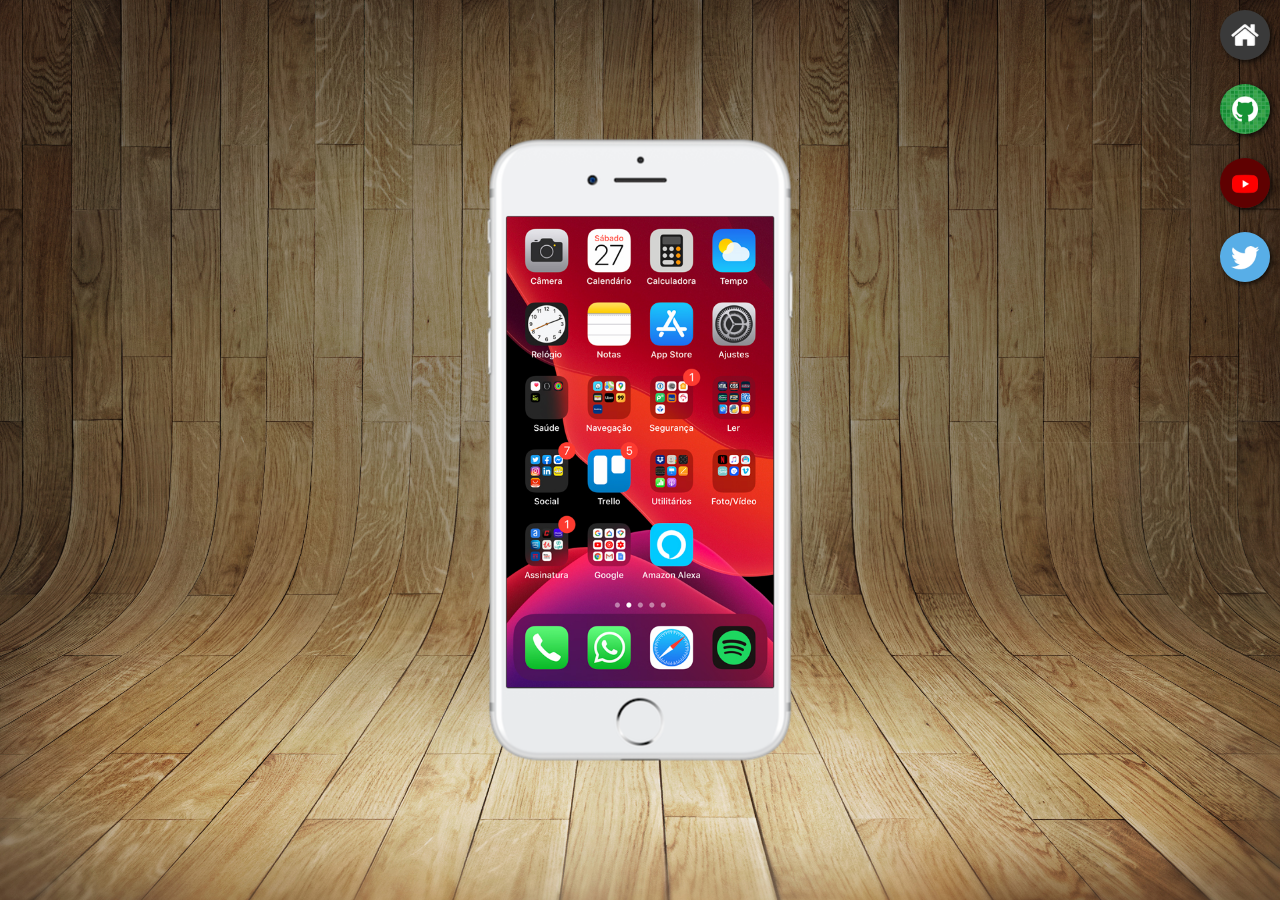
<file: index.html>
<!DOCTYPE html>
<html lang="pt-br">
<head>
    <meta charset="UTF-8">
    <meta http-equiv="X-UA-Compatible" content="IE=edge">
    <meta name="viewport" content="width=device-width, initial-scale=1.0">
    <title>Projeto Redes Sociais</title>
    <link rel="stylesheet" href="estilos/style.css">
</head>
<body>
    <main>
        <section id="telefone">
            <iframe src="home.html" name="tela" id="tela" frameborder="0">
                Seu navegador não é compativel com isso.
            </iframe>
        </section>
        <section id="redes-sociais">
            <a href="home.html" target="tela"><img src="imagens/logo-home.jpg" alt="home"></a>
<br>            
            <a href="github.html" target="tela"><img src="imagens/logo-github.jpg" alt="GitHub"></a>
<br>
            <a href="youtube.html" target="tela"><img src="imagens/logo-youtube.jpg" alt="YouTube"></a>
<br>
            <a href="twitter.html" target="tela"><img src="imagens/logo-twitter.jpg" alt="Twitter"></a>

          

        </section>  
    </main>
</body>
</html>
</file>
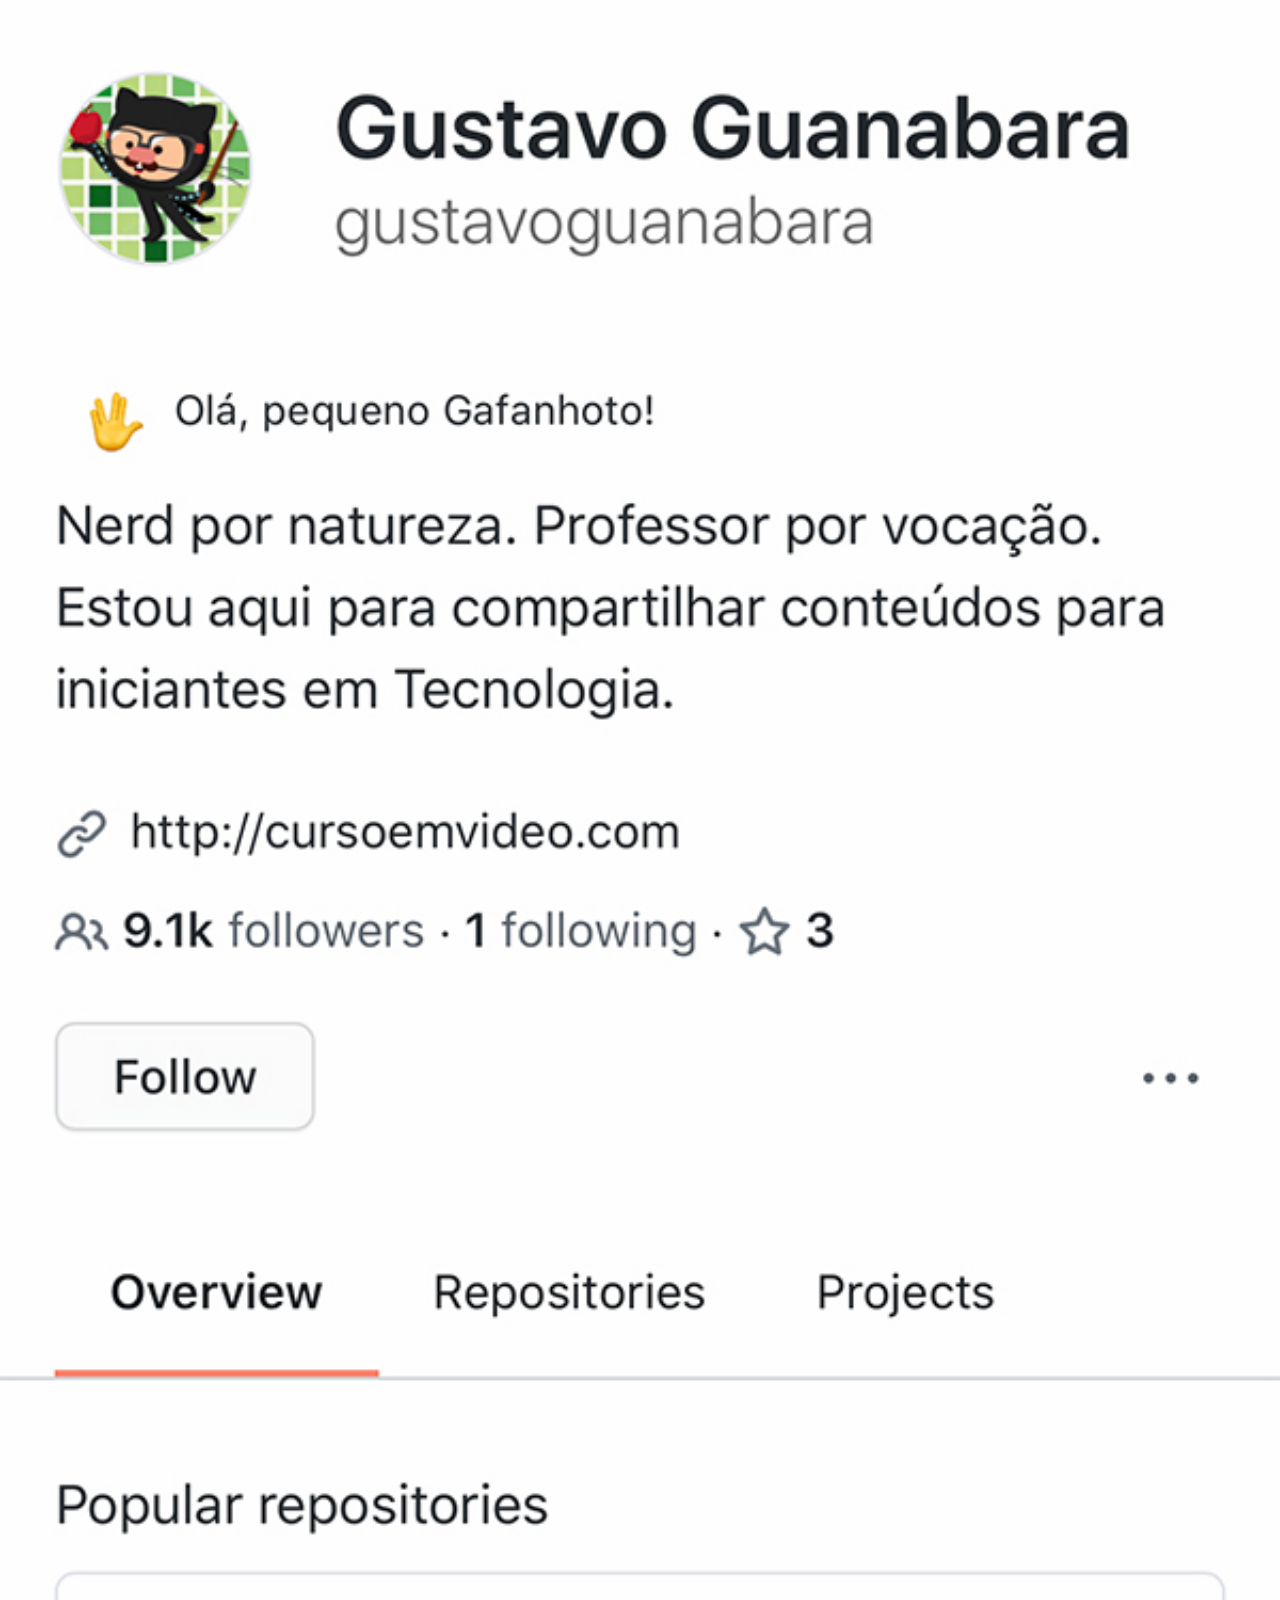
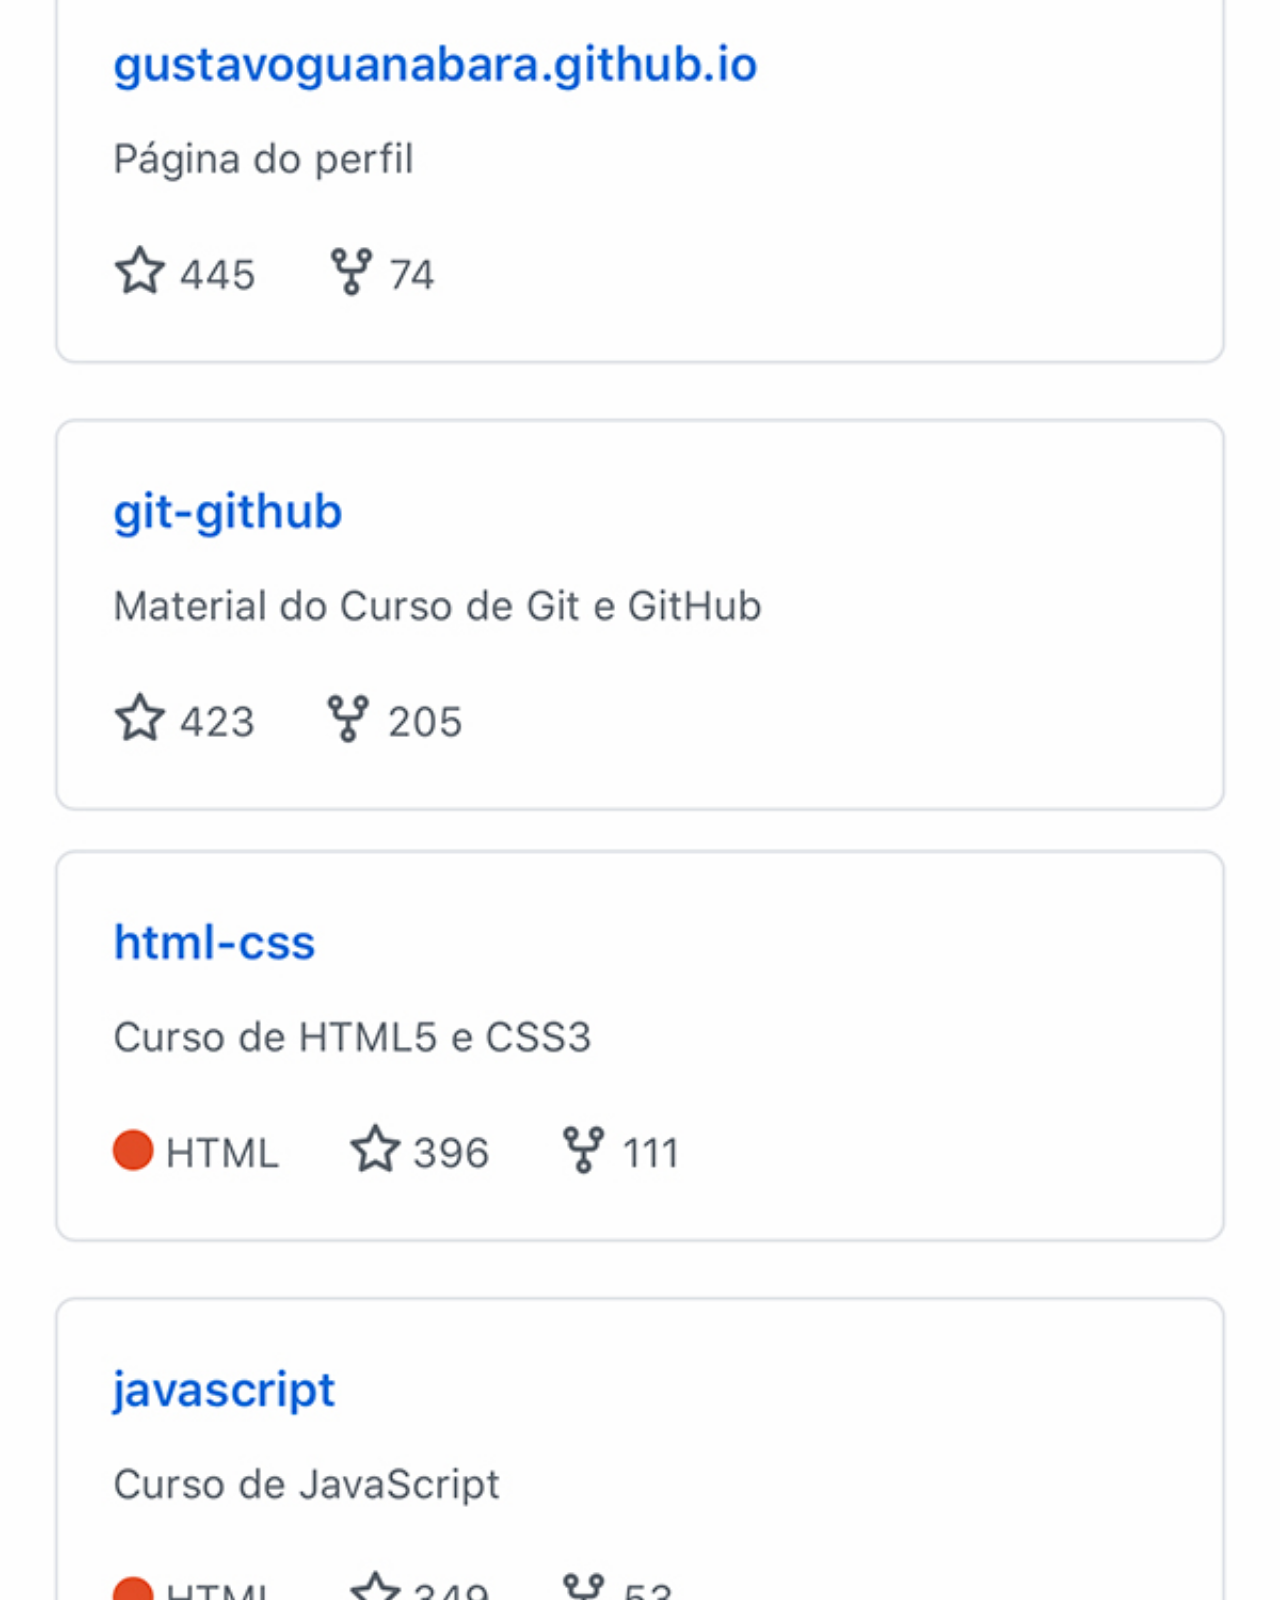
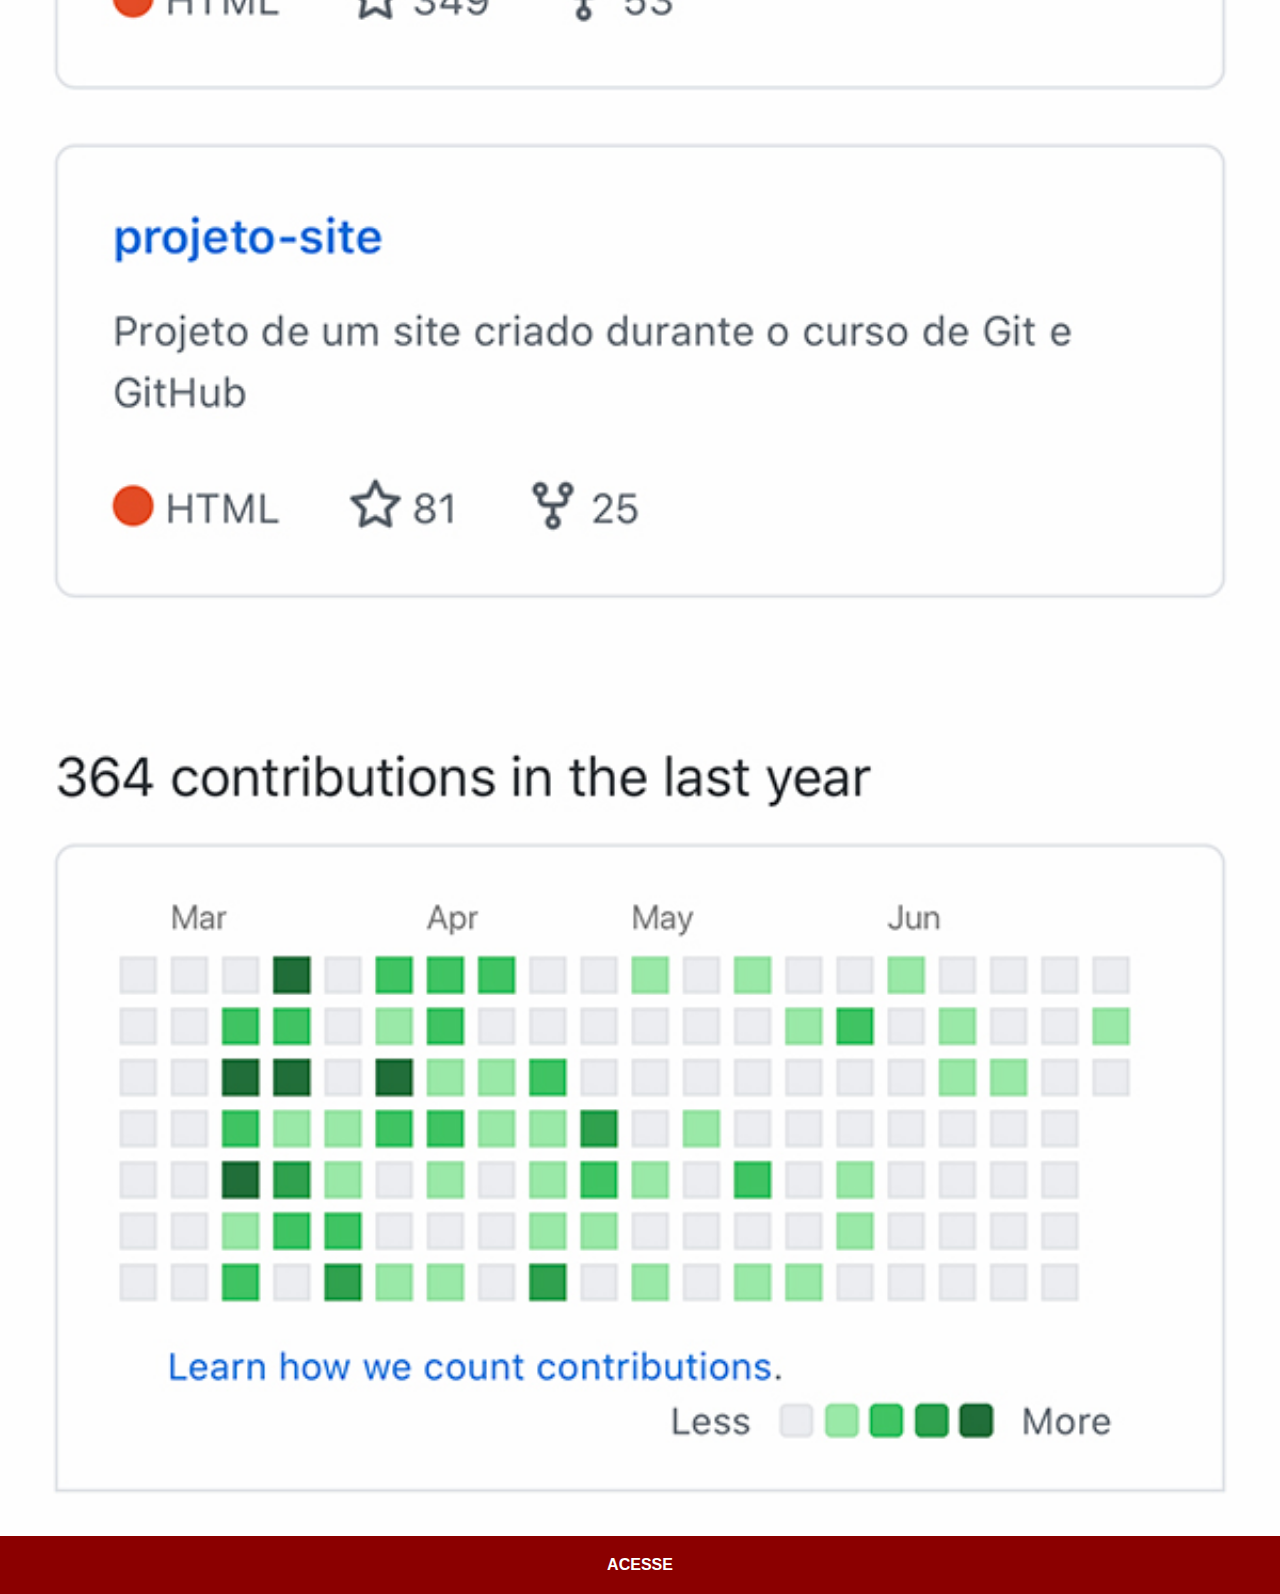
<file: github.html>
<!DOCTYPE html>
<html lang="pt-br">
<head>
    <meta charset="UTF-8">
    <meta http-equiv="X-UA-Compatible" content="IE=edge">
    <meta name="viewport" content="width=device-width, initial-scale=1.0">
    <title>GitHub</title>
    <link rel="stylesheet" href="estilos/social.css">
</head>
<body>
    <img src="imagens/tela-github.jpg" alt="GitHub">
    <a href="https://github.com/pedropadilhan" target="_blank">ACESSE</a>
</body>
</html>
</file>
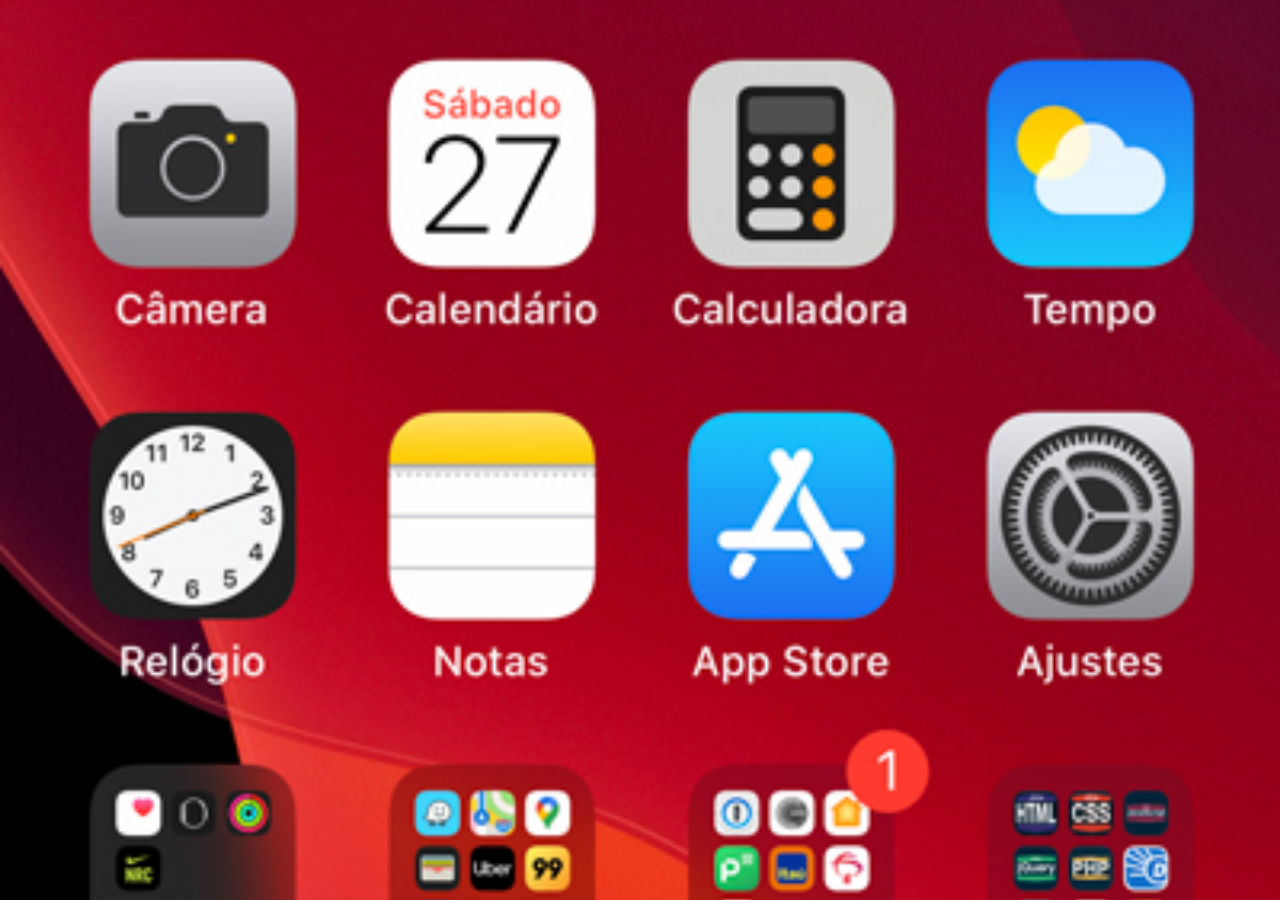
<file: home.html>
<!DOCTYPE html>
<html lang="pt-br">
<head>
    <meta charset="UTF-8">
    <meta http-equiv="X-UA-Compatible" content="IE=edge">
    <meta name="viewport" content="width=device-width, initial-scale=1.0">
    <title>Home</title>
    <style>
        *{
            margin: 0px;
            padding: 0px;
        }
    
        body{
            width: 100vw;
            height: 100vh;
            background: black url('imagens/tela-home.jpg') no-repeat top center;
            background-size: cover;
        }
    </style>
</head>

<body>
    
</body>
</html>
</file>
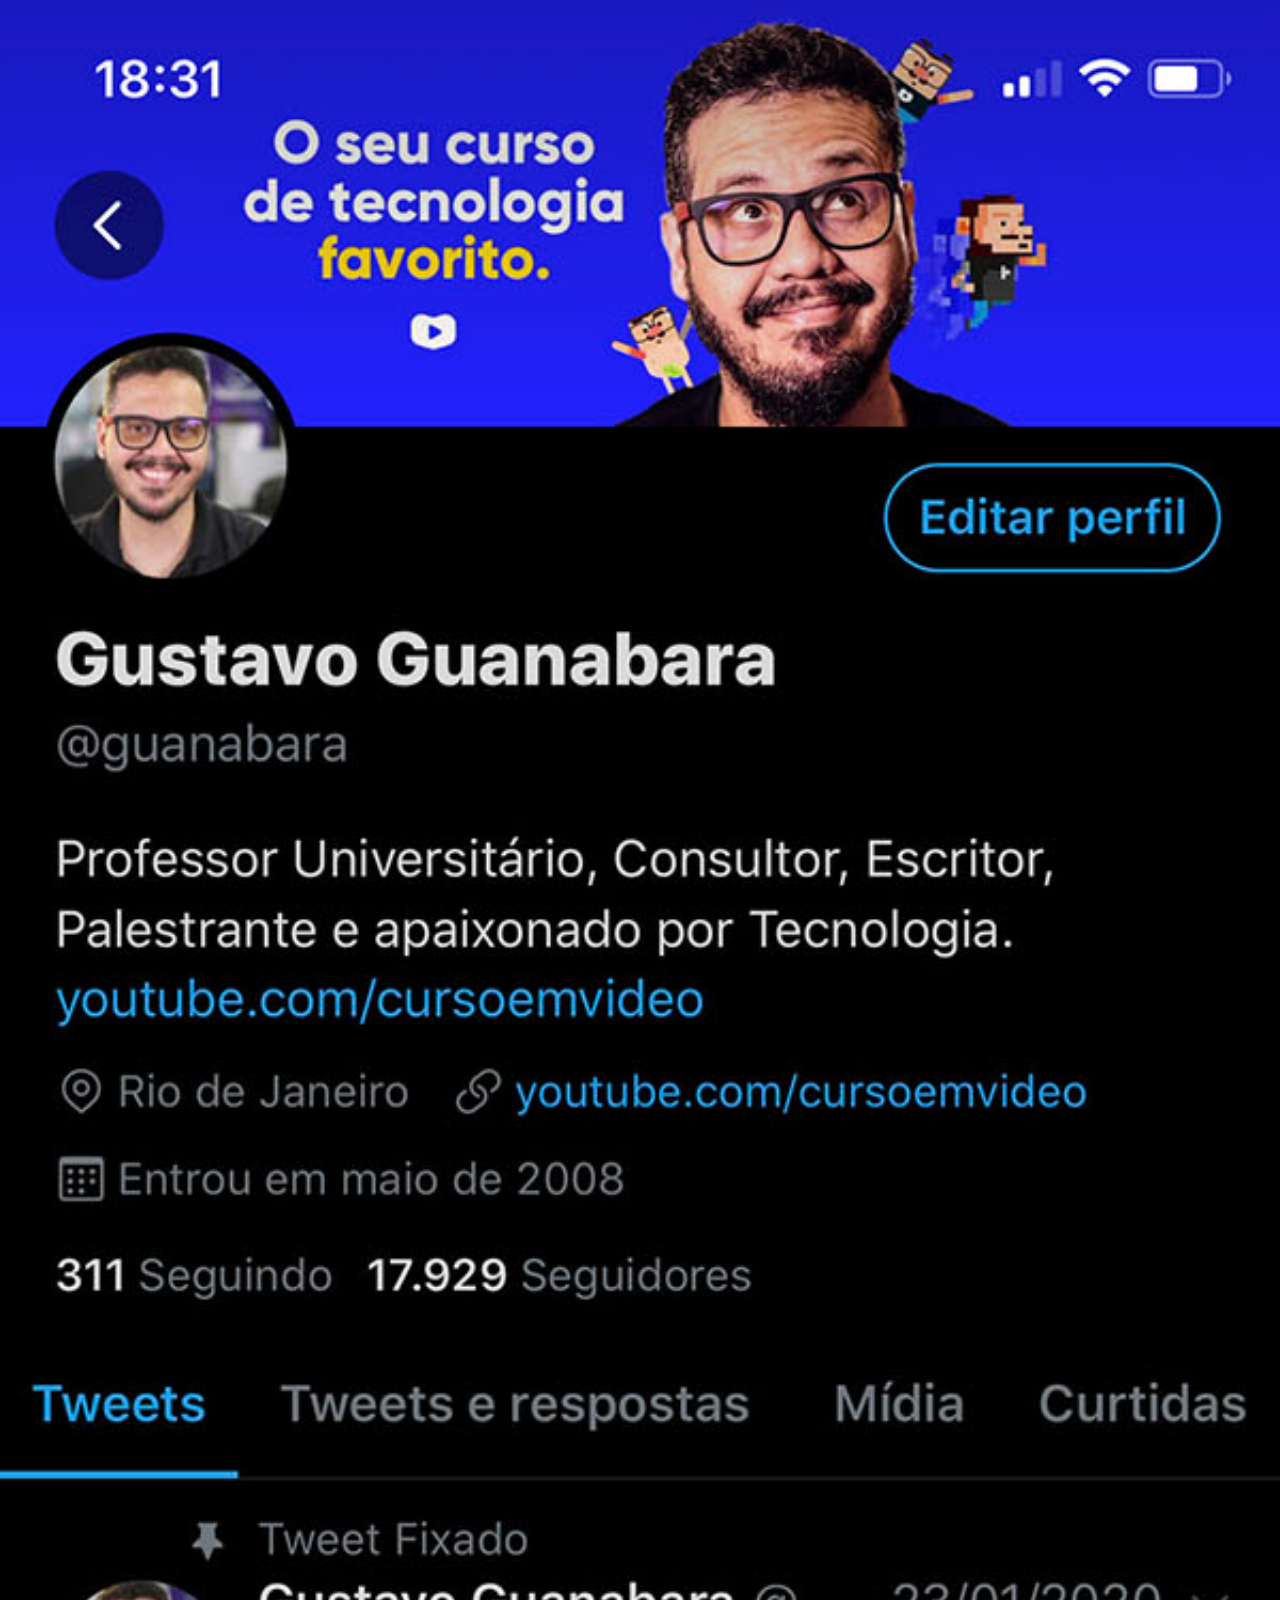
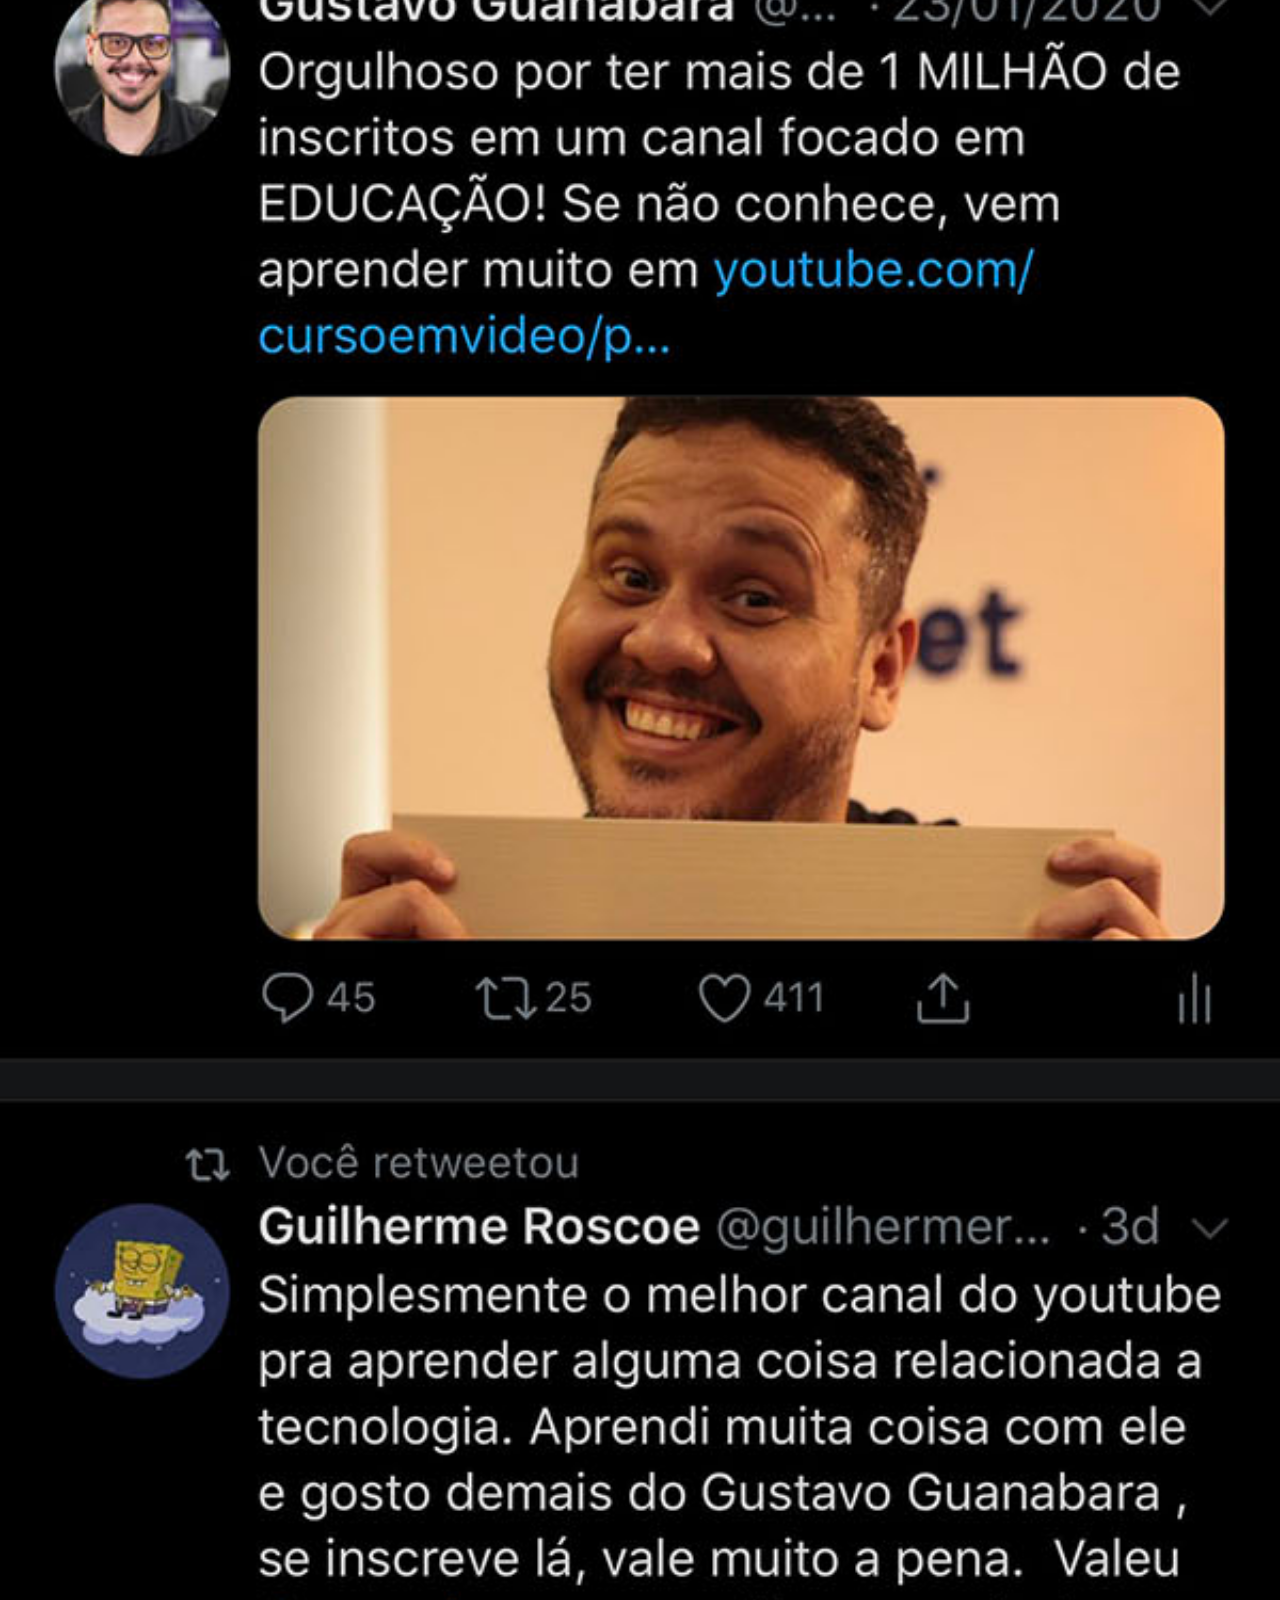
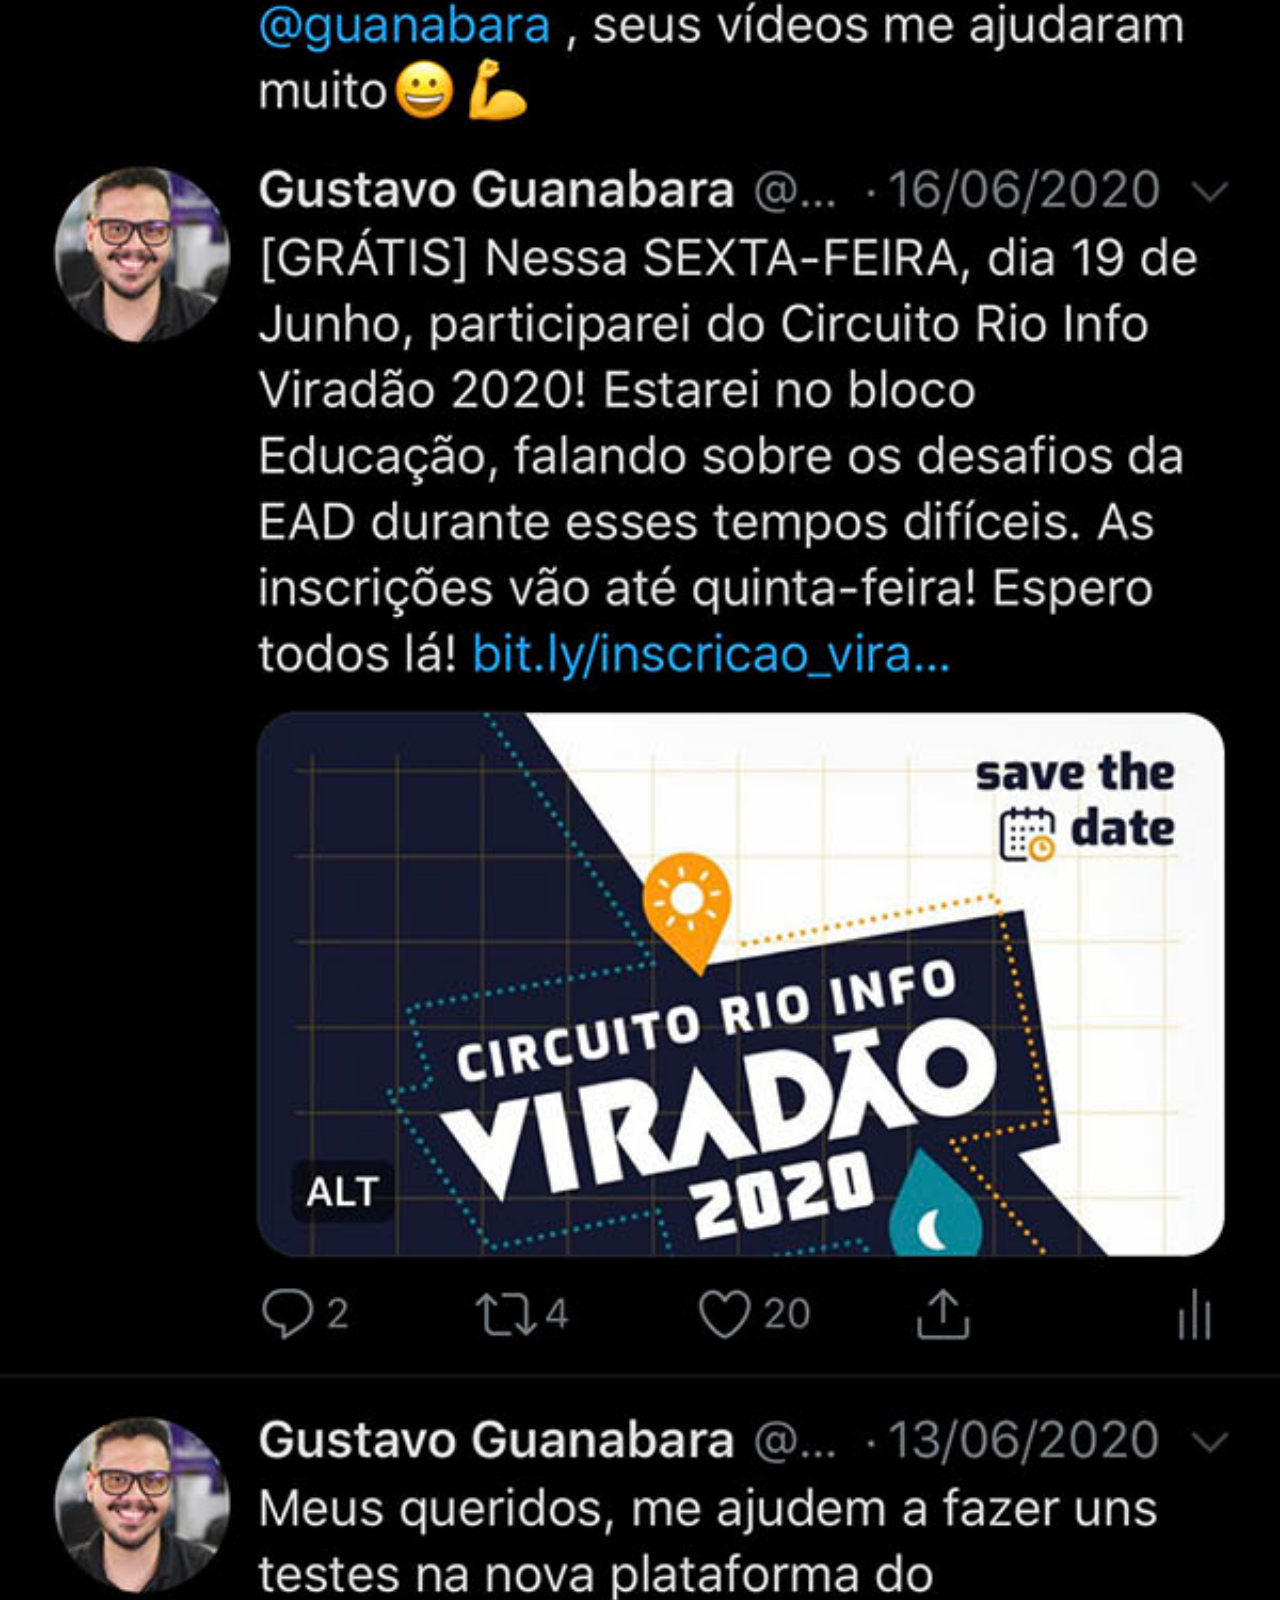
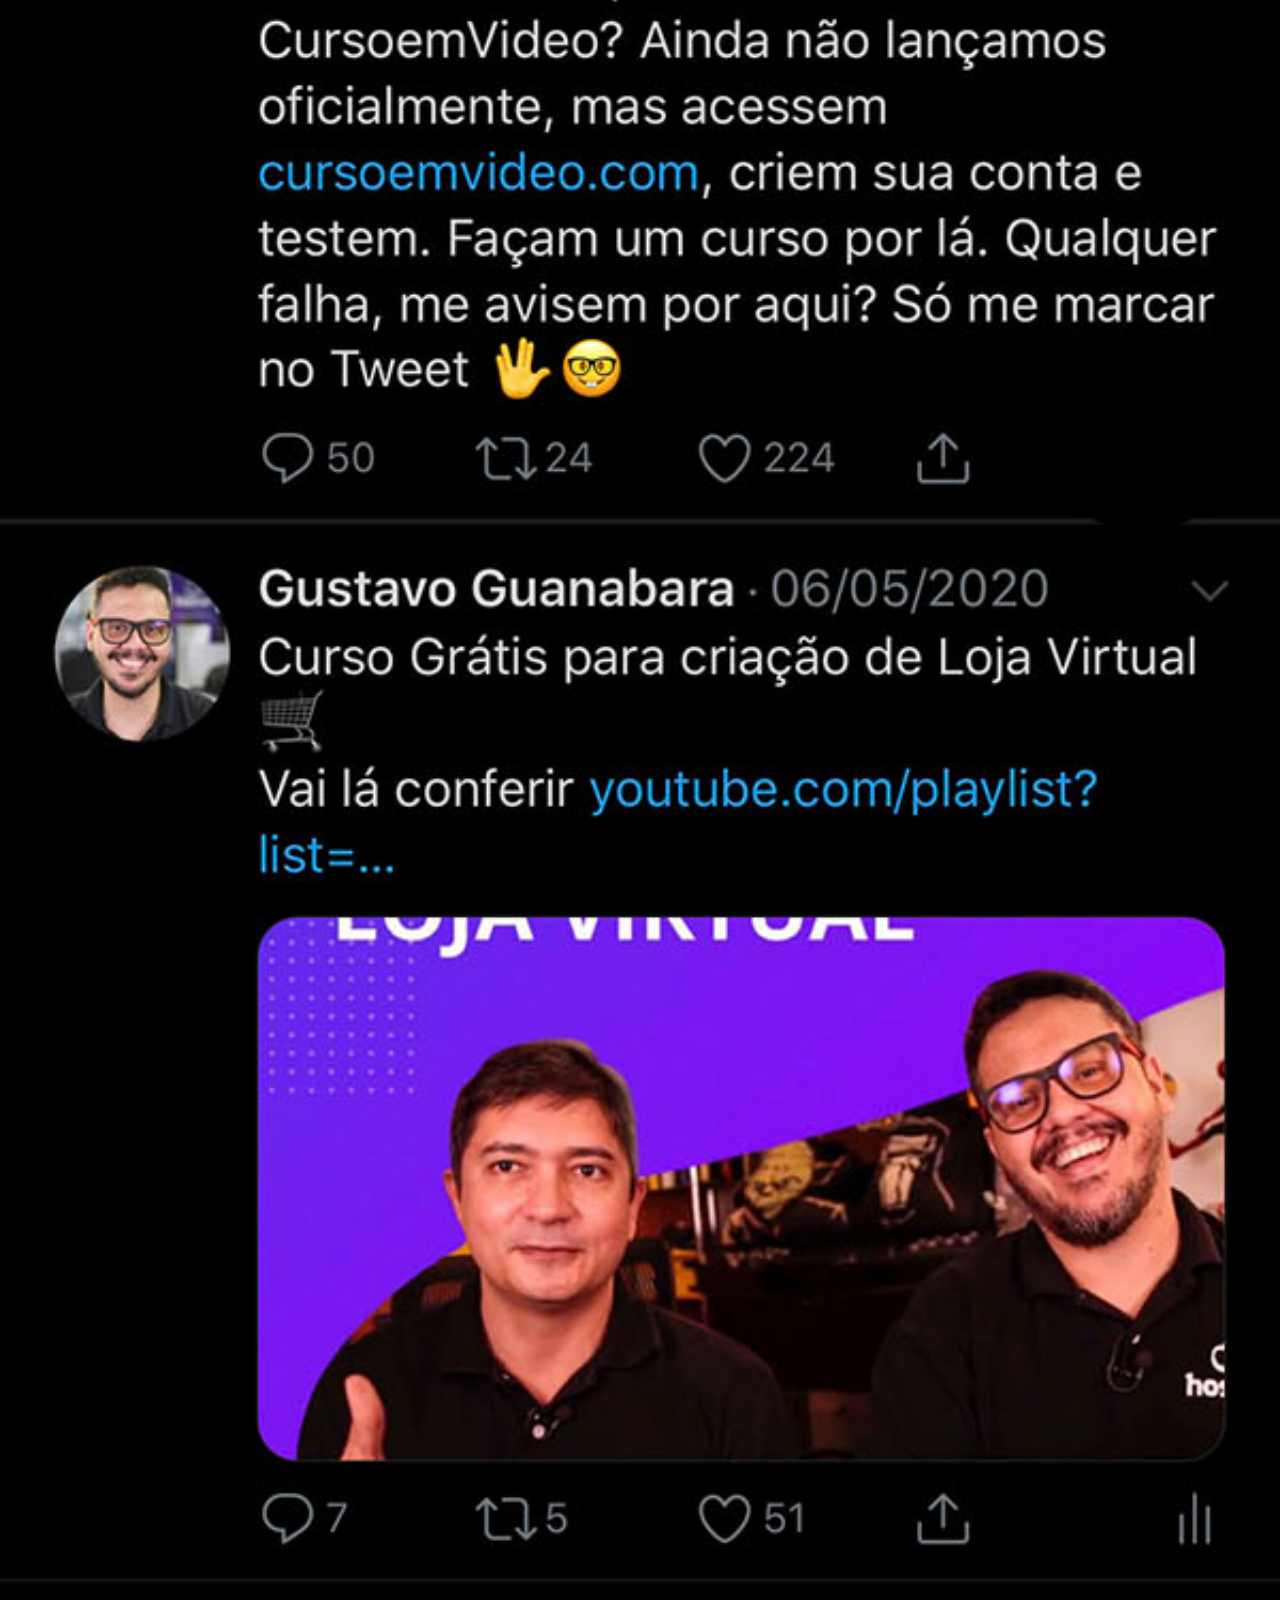
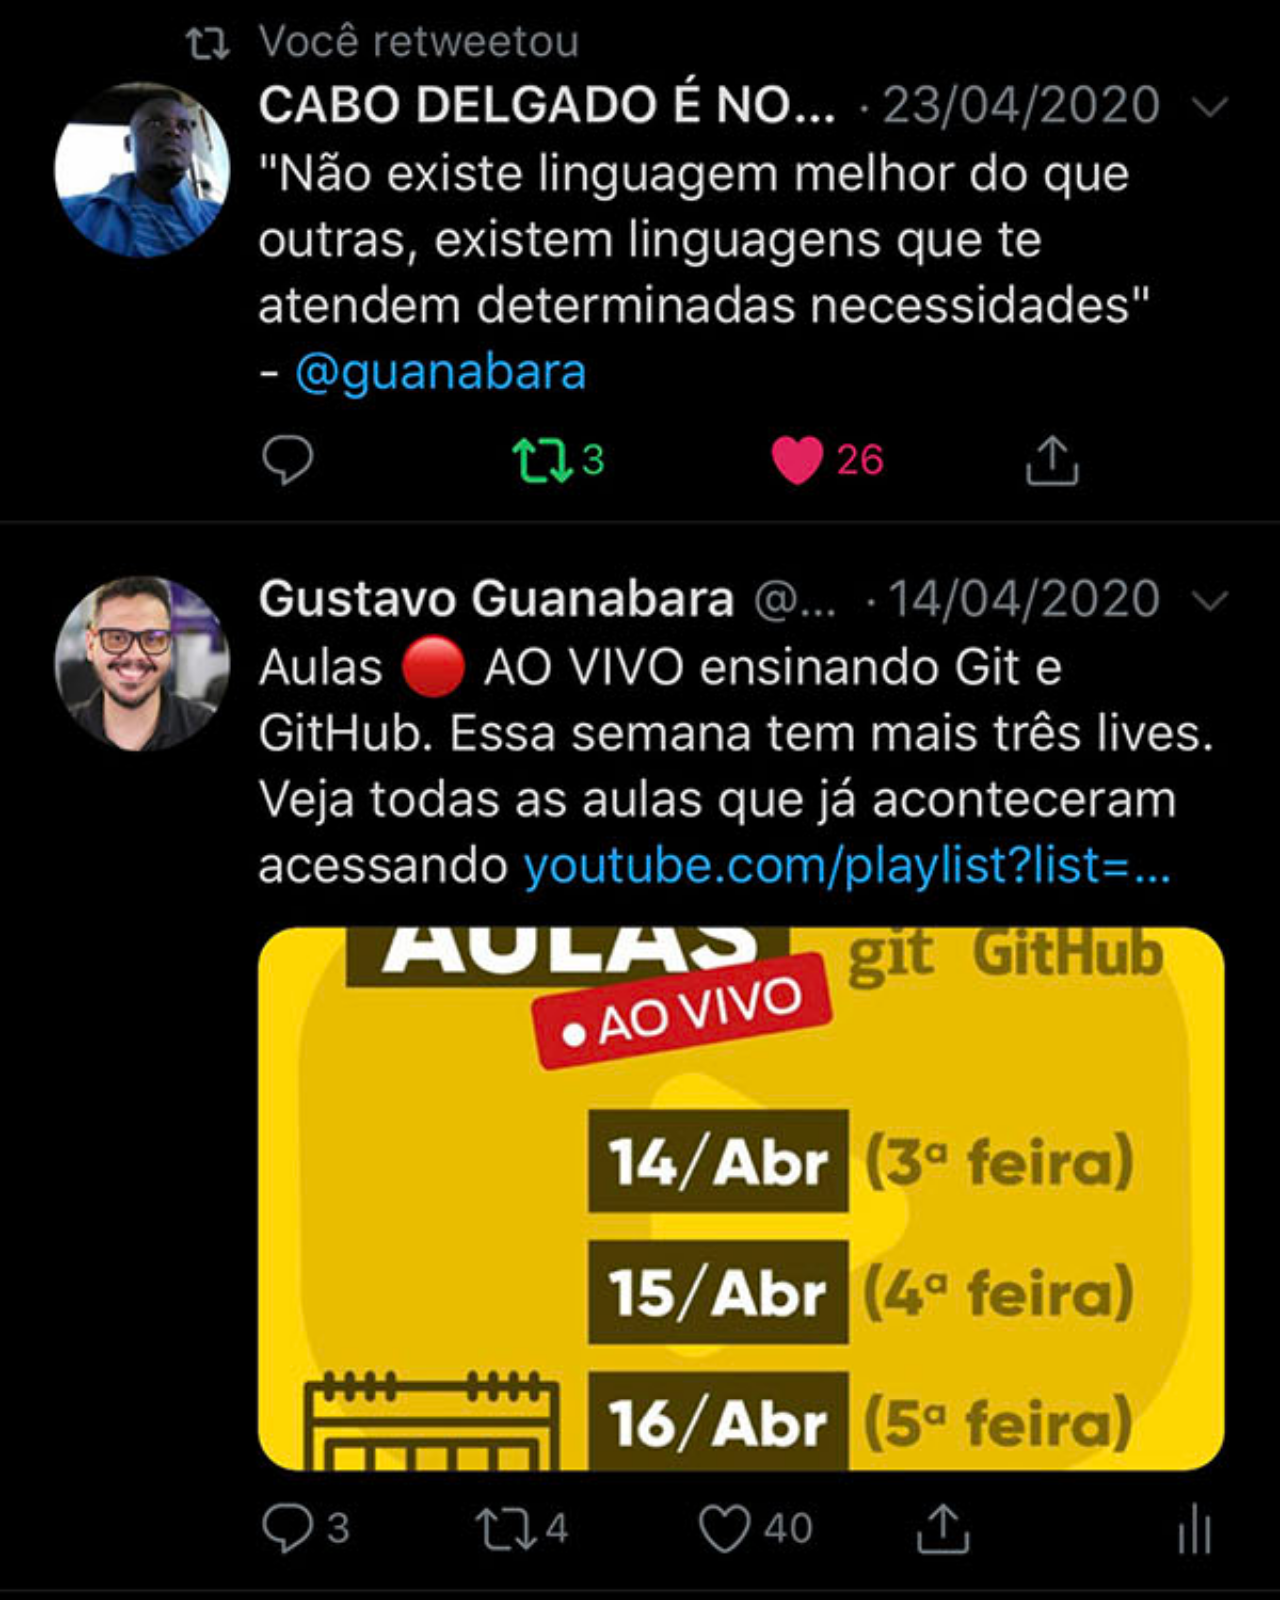
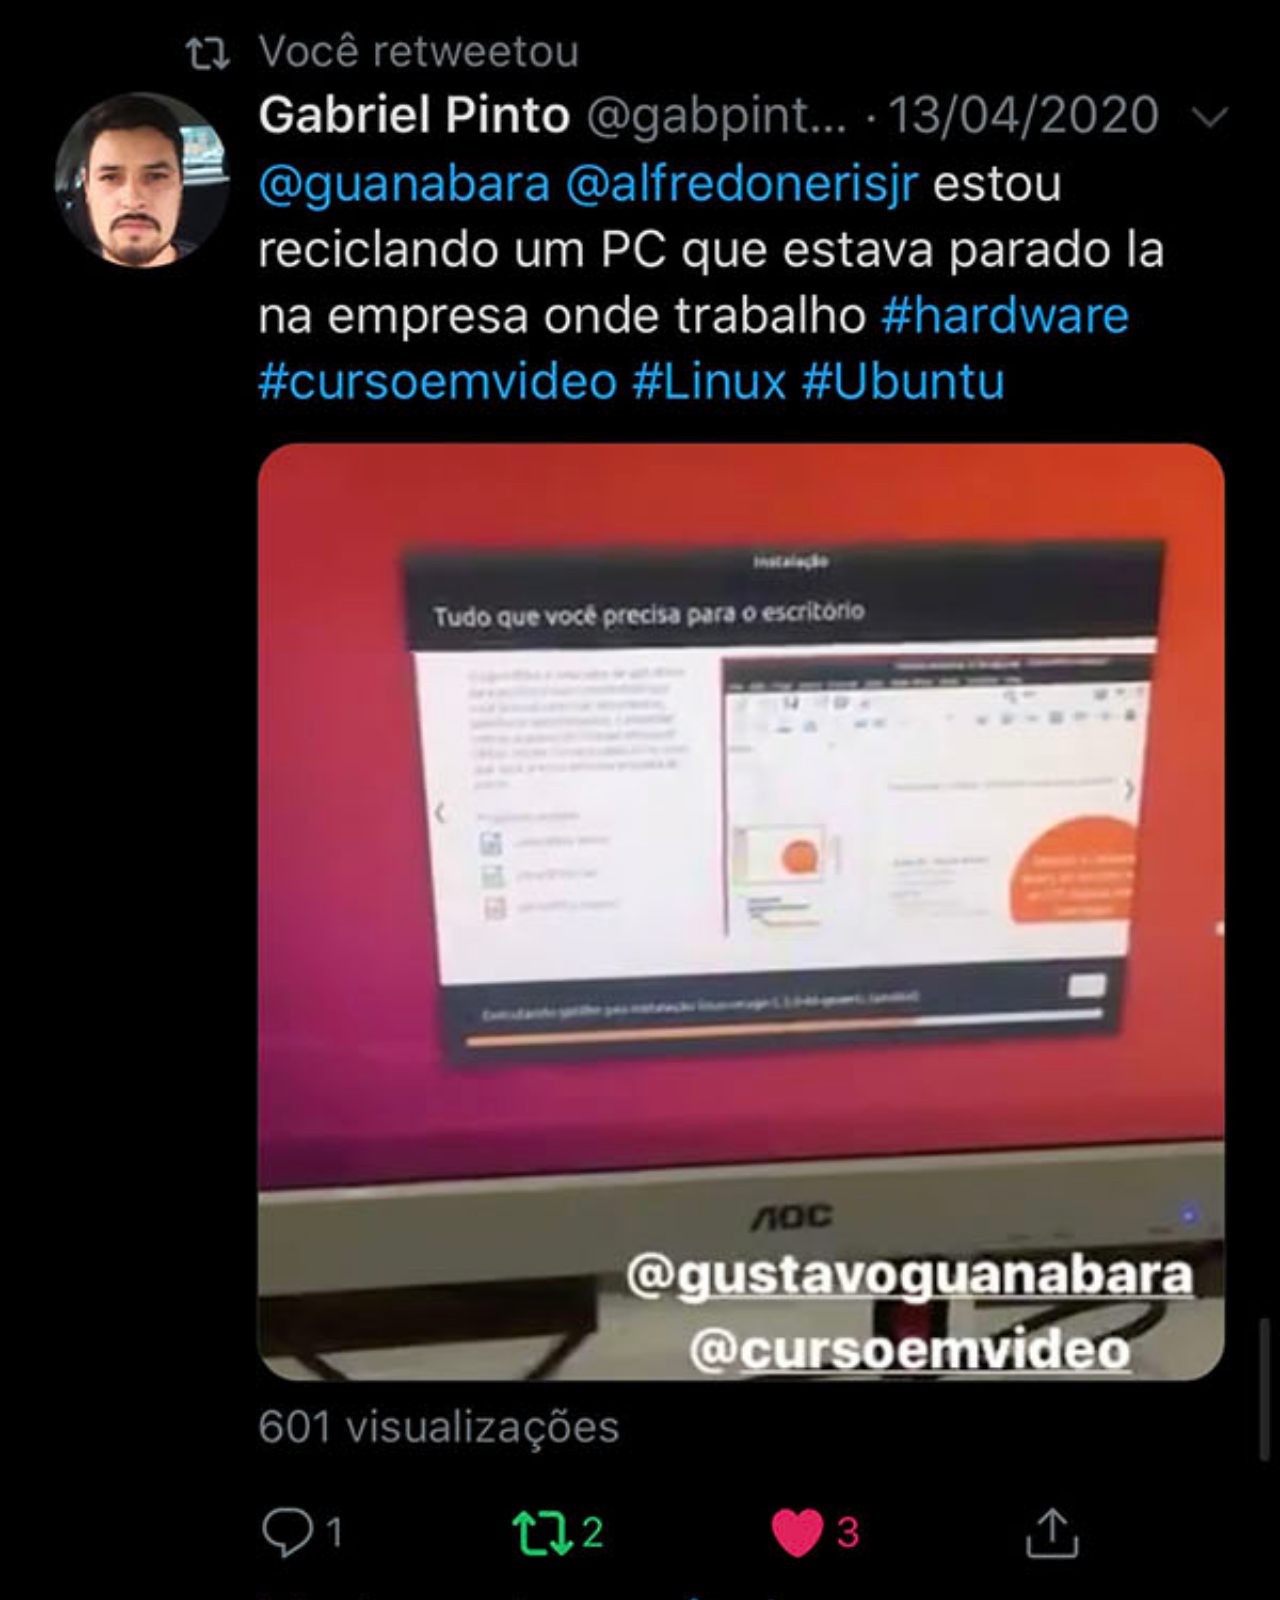
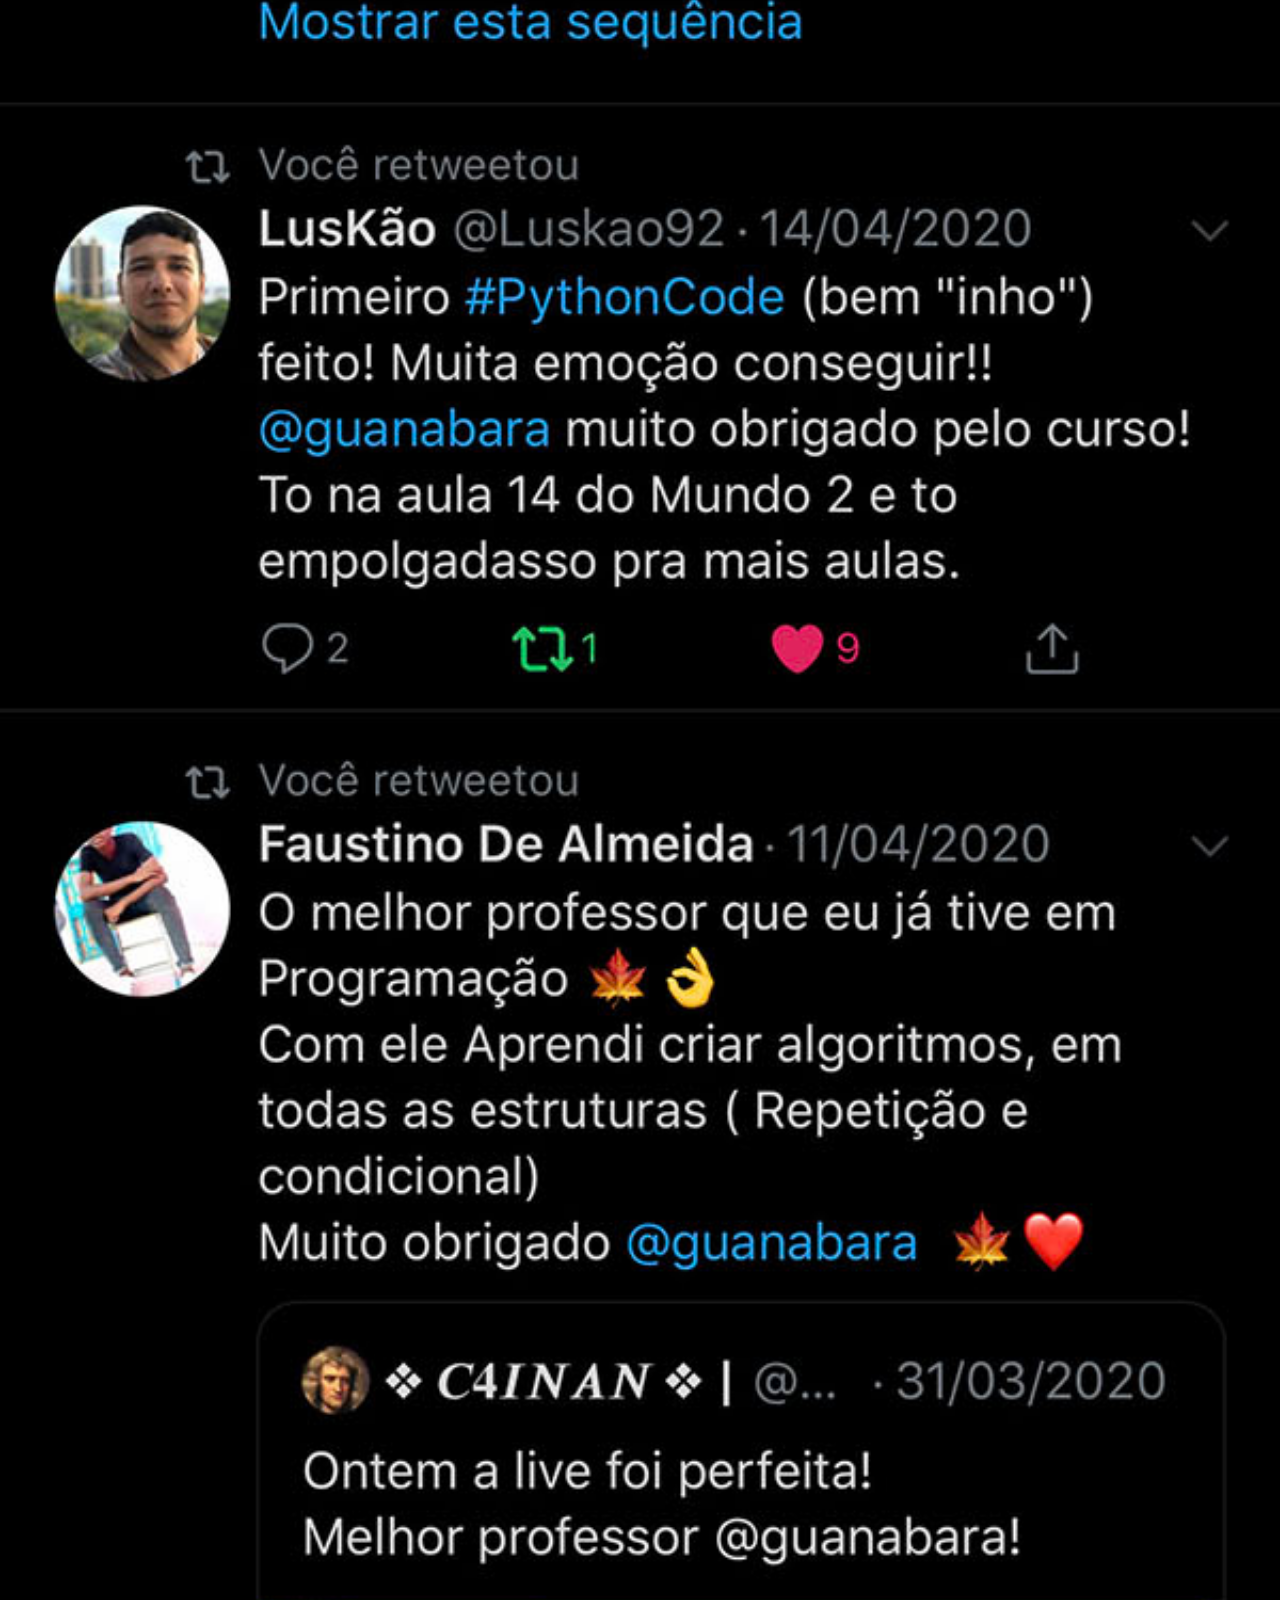
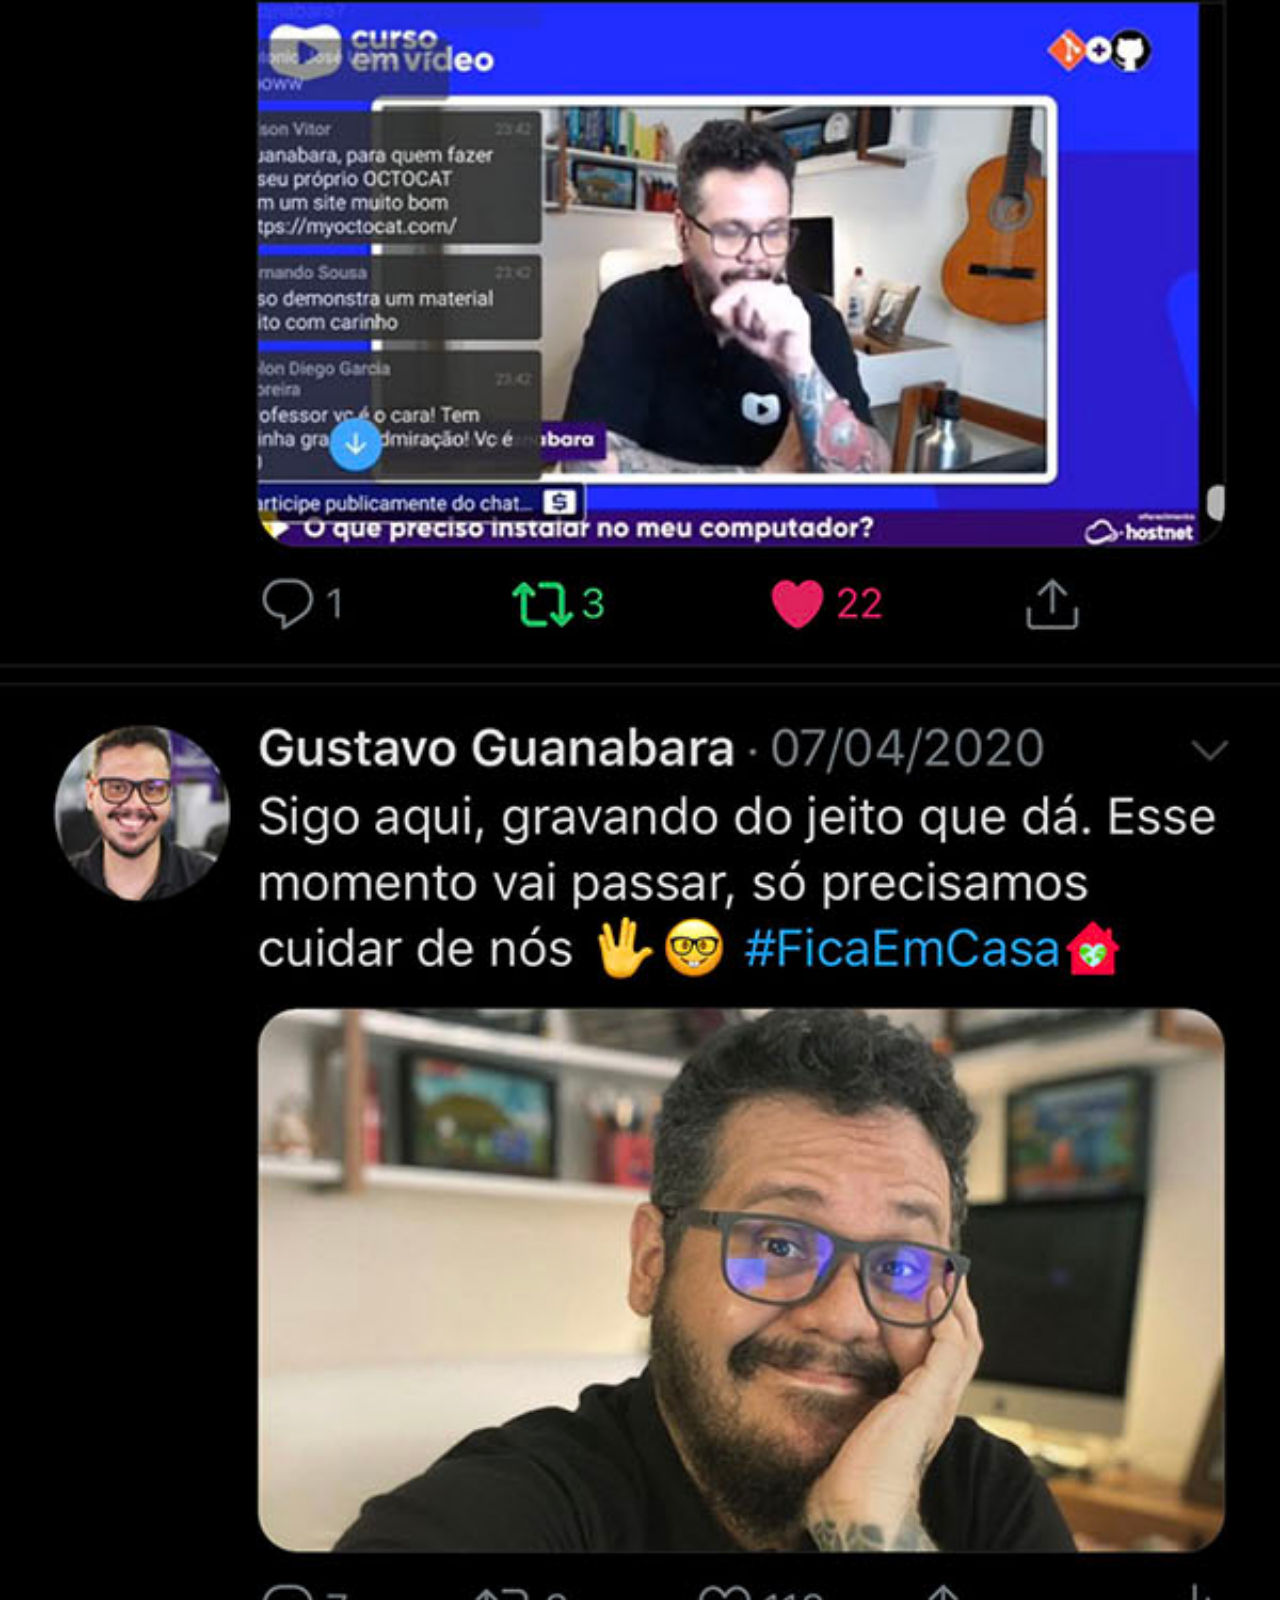
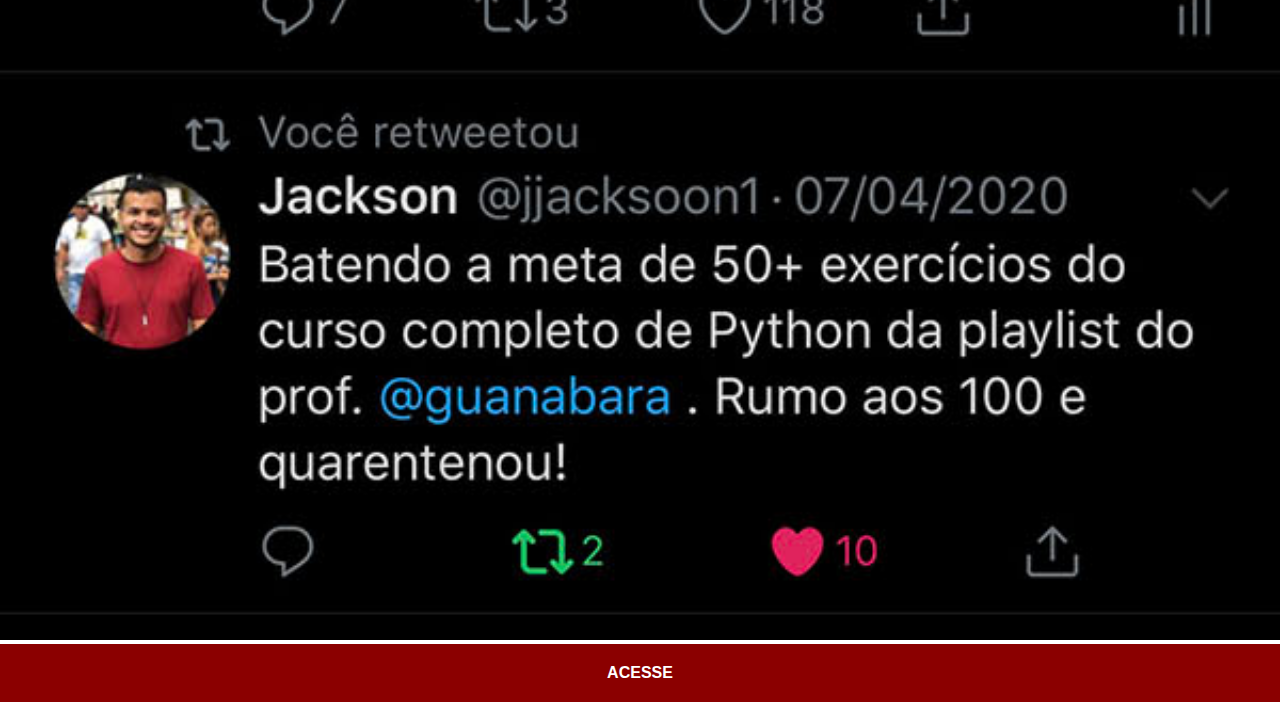
<file: twitter.html>
<!DOCTYPE html>
<html lang="pt-br">
<head>
    <meta charset="UTF-8">
    <meta http-equiv="X-UA-Compatible" content="IE=edge">
    <meta name="viewport" content="width=device-width, initial-scale=1.0">
    <title>Twitter</title>
    <link rel="stylesheet" href="estilos/social.css">
</head>
<body>
    <img src="imagens/tela-twitter.jpg" alt="Twitter">
    <a href="https://twitter.com/pedropadiilha" target="_blank">ACESSE</a>
</body>
</html>
</file>
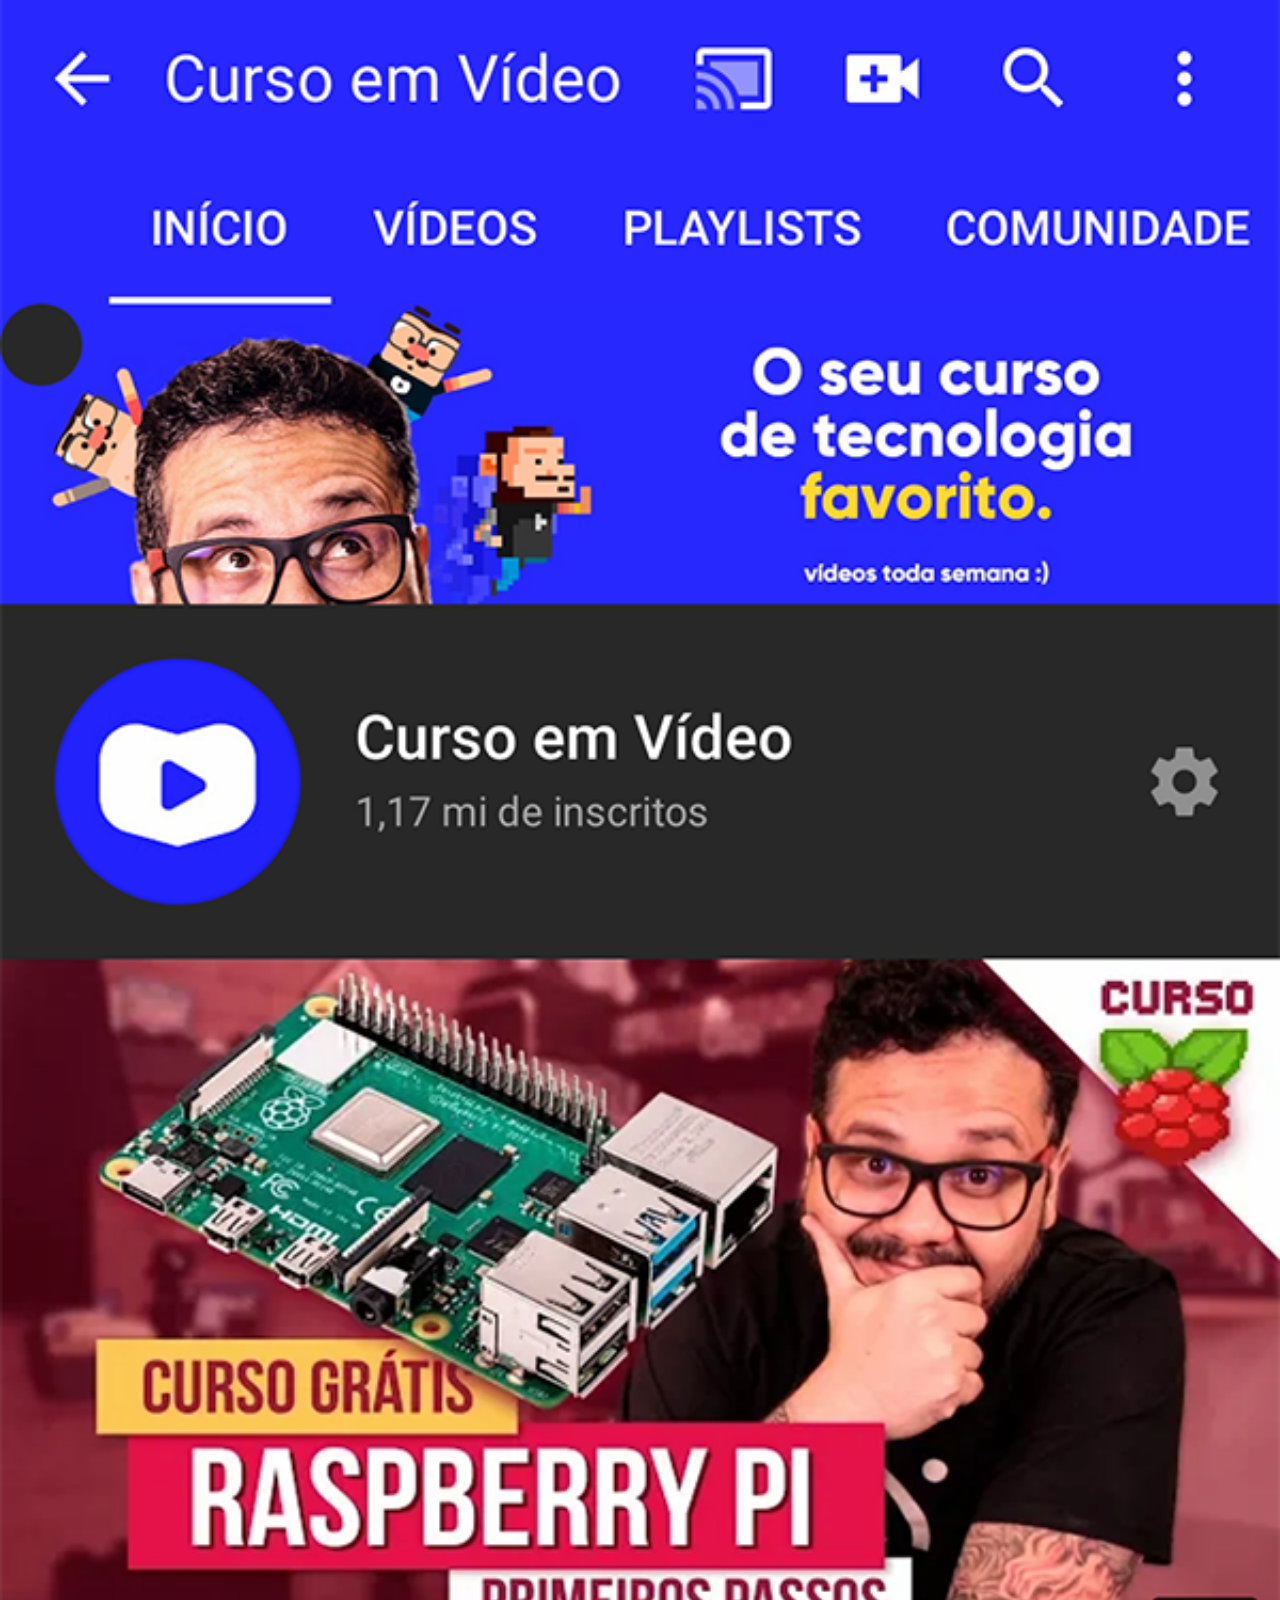
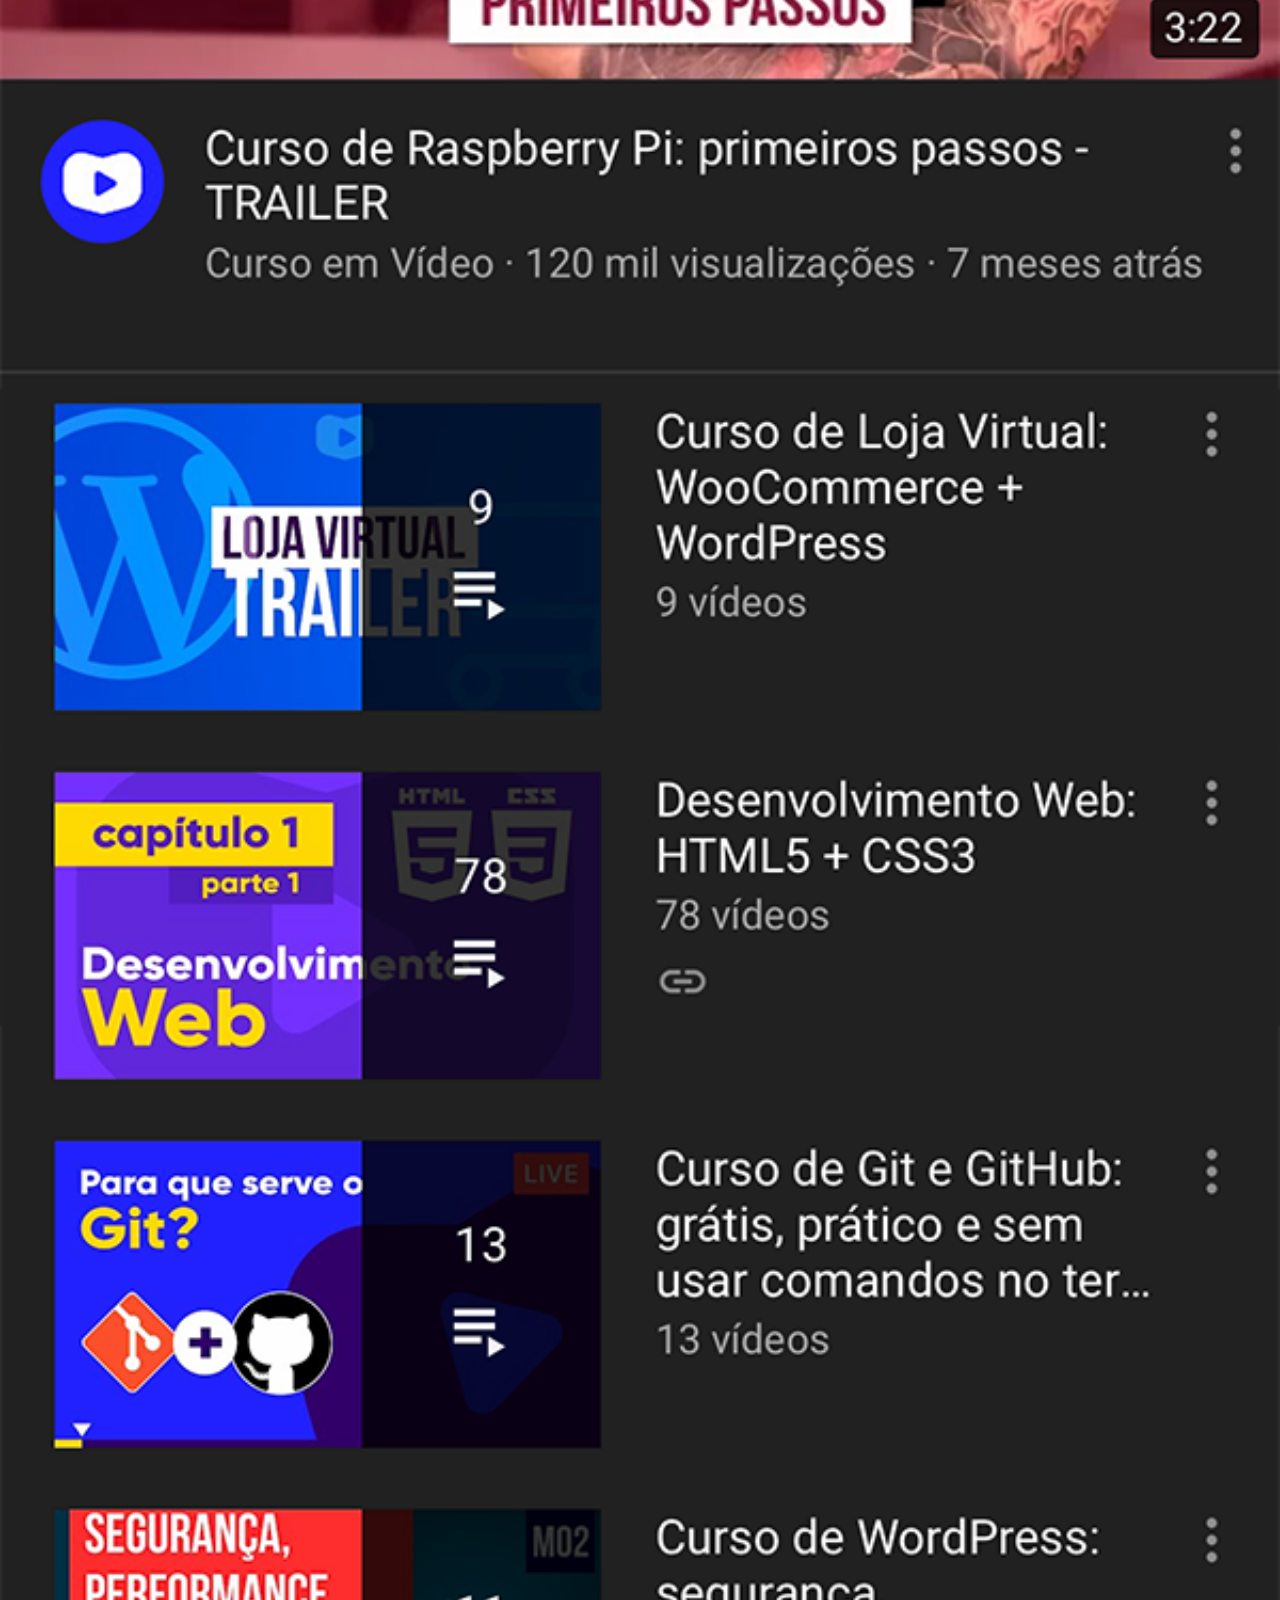
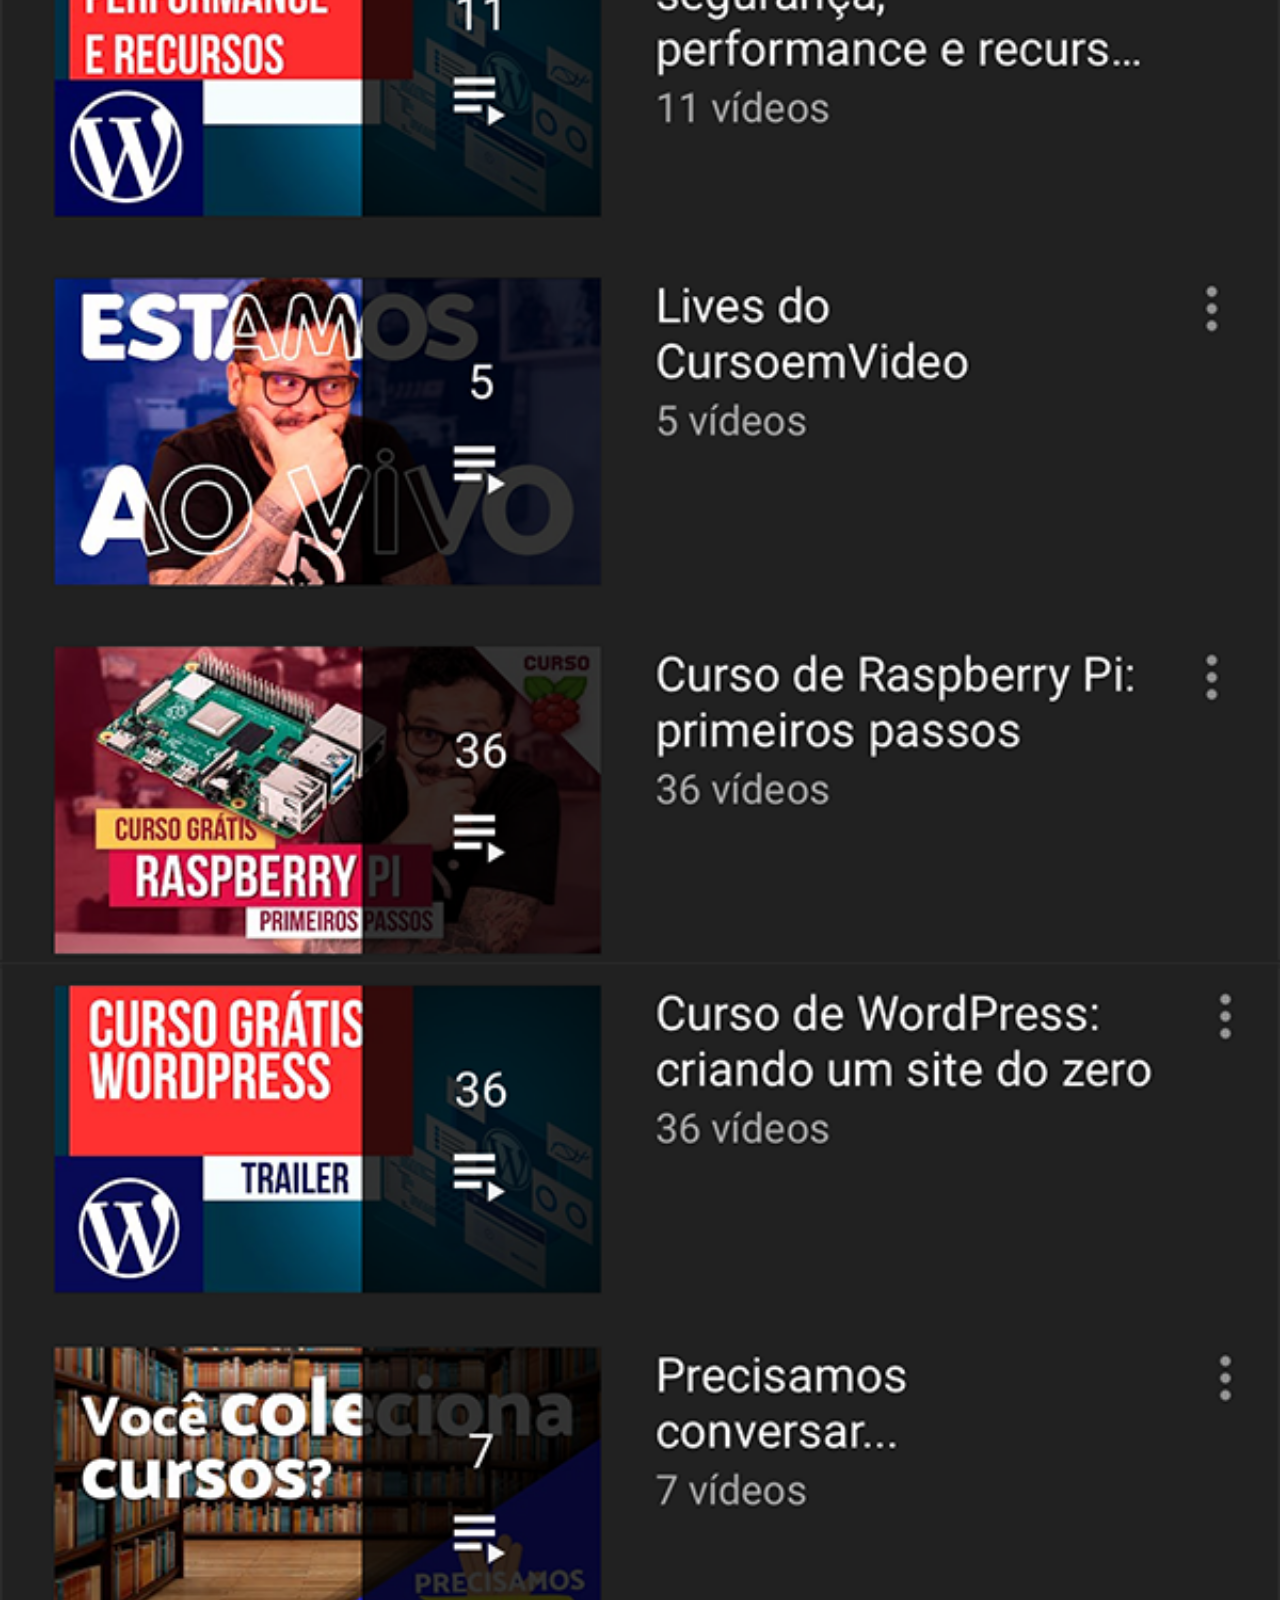
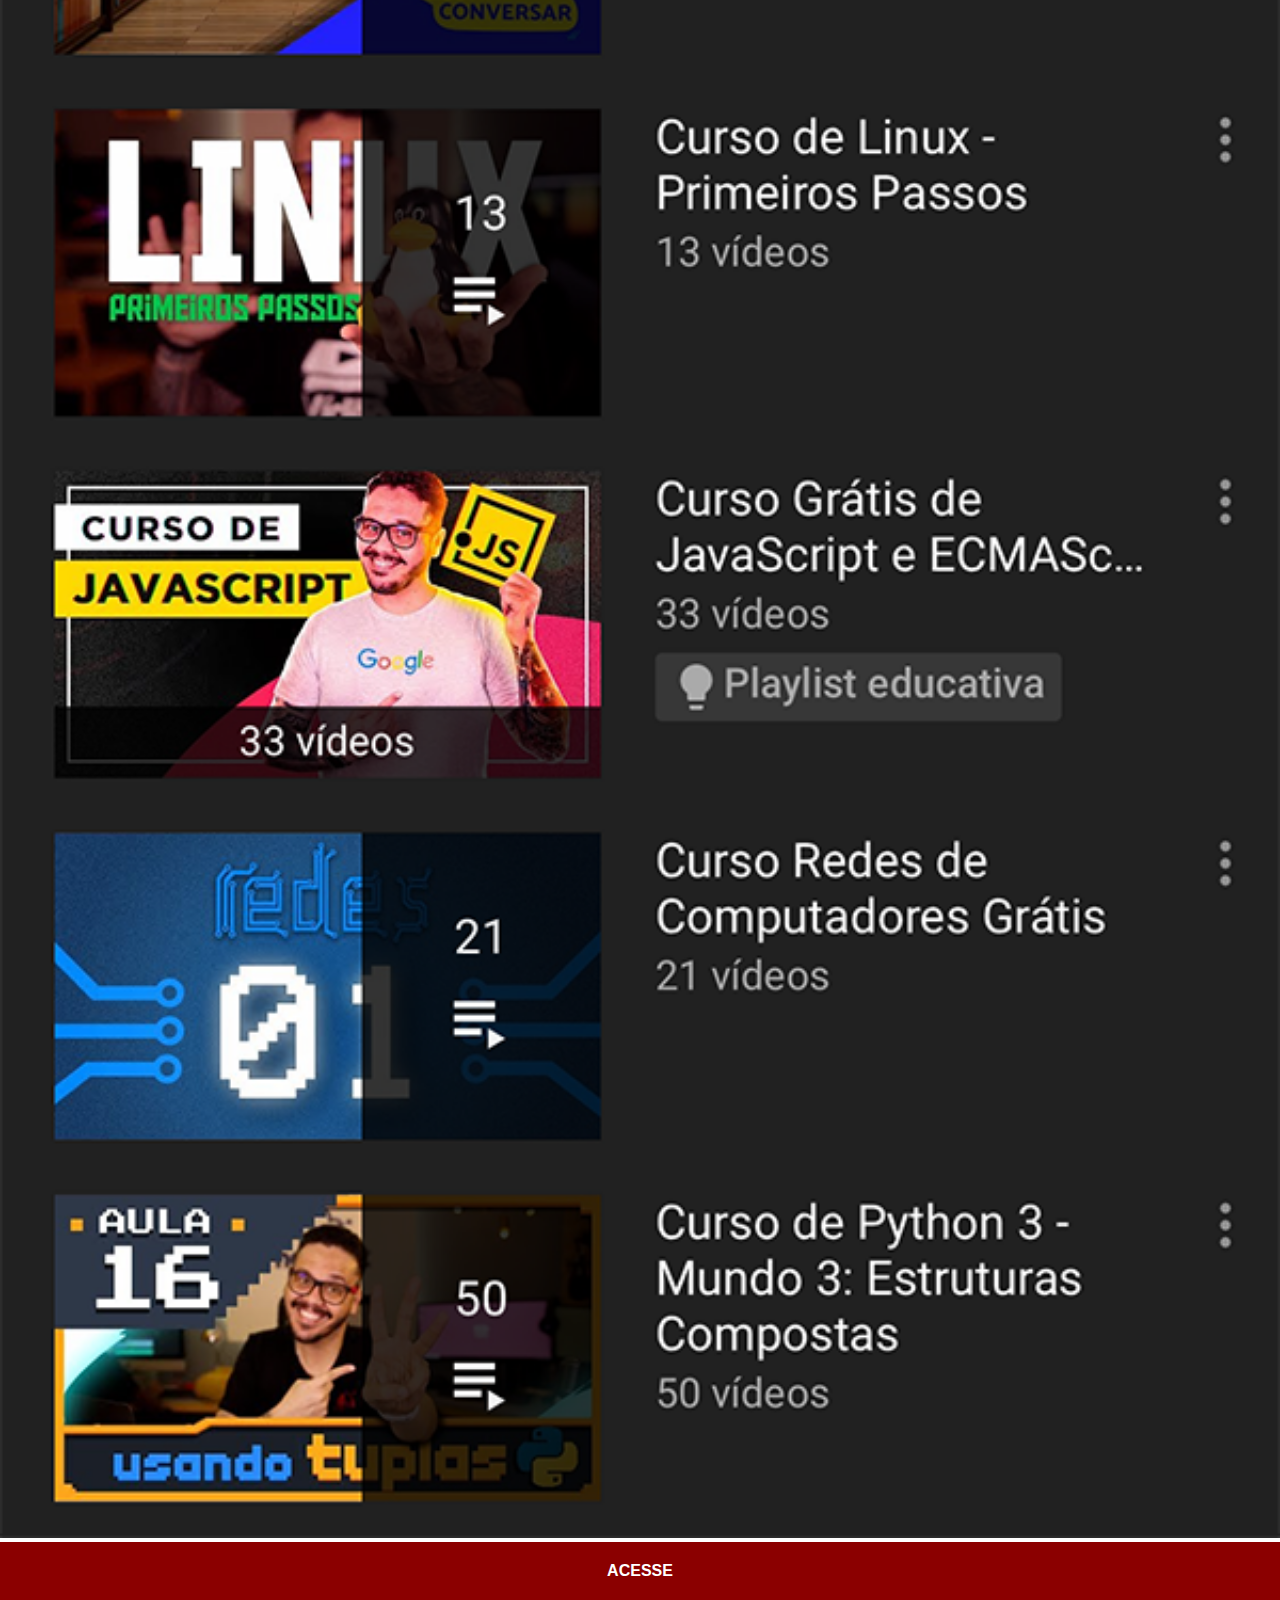
<file: youtube.html>
<!DOCTYPE html>
<html lang="pt-br">
<head>
    <meta charset="UTF-8">
    <meta http-equiv="X-UA-Compatible" content="IE=edge">
    <meta name="viewport" content="width=device-width, initial-scale=1.0">
    <title>YouTube</title>
    <link rel="stylesheet" href="estilos/social.css">
</head>
<body>
    <img src="imagens/tela-youtube.png" alt="YouTube">
    <a href="https://www.youtube.com/user/cursoemvideo/playlist" target="_blank">ACESSE</a>
</body>
</html>
</file>
<file: estilos/style.css>
@charset "UTF-8";

*{
    margin: 0px;
    padding: 0px;
    font-family: Arial, Helvetica, sans-serif;
}

html, body{
    height: 100vh;
    width: 100vw;
    background-color: black;
}

body{
    background: url('../imagens/fundo-madeira.jpg')
    no-repeat top center /* a foto vai ser alinhada pelo top e center */;
    background-size: cover; 
    background-attachment: fixed;
}

main{
    position: relative;
    height: 100vh;
}

section#telefone{
    position: absolute;
    top: 50%;
    left: 50%;
    transform: translate(-50%, -50%);
    height: 627px;
    width: 311px;
    
    background:  url('../imagens/frame-iphone.png')  no-repeat;
}

iframe#tela{
    position: relative;
    top: 80px;
    left: 22px;
    width: 267px;
    height: 471px;
}

section#redes-sociais{
    text-align: right;
}

section#redes-sociais img{
    width: 50px;
    margin: 10px;
    border-radius:50%;
    box-shadow: 2px 2px 5px rgba(0, 0, 0, 0.736);
    box-sizing: border-box; /* faz com que a borda faça parte da caixa */
}

section#redes-sociais img:hover {
    border: 2px solid rgba(255, 255, 255, 0.515);
    transform: translate(-3px, -3px);
    box-shadow: 5px 5px 10px rgba(0, 0, 0, 0.666);
    transition: transform .3s, border 1s;
}

@media (max-width:619px) {
    section#telefone{
        margin-top: 30px;
    }

    section#redes-sociais{
    display: flex;
    justify-content: center;
}
}
</file>
<file: estilos/social.css>
@charset "UTF-8";

*{
    margin: 0px;
    padding: 0px;
    font-family: Arial, Helvetica, sans-serif;
}

::-webkit-scrollbar{
    width: 0px;
    height: 0px;
}

img{
    width: 100vw;
}

a{
    display: block;
    background-color: darkred;
    color: white;
    padding: 20px;
    text-align: center;
    font-weight: bolder;
    text-decoration: none;
}
</file>
